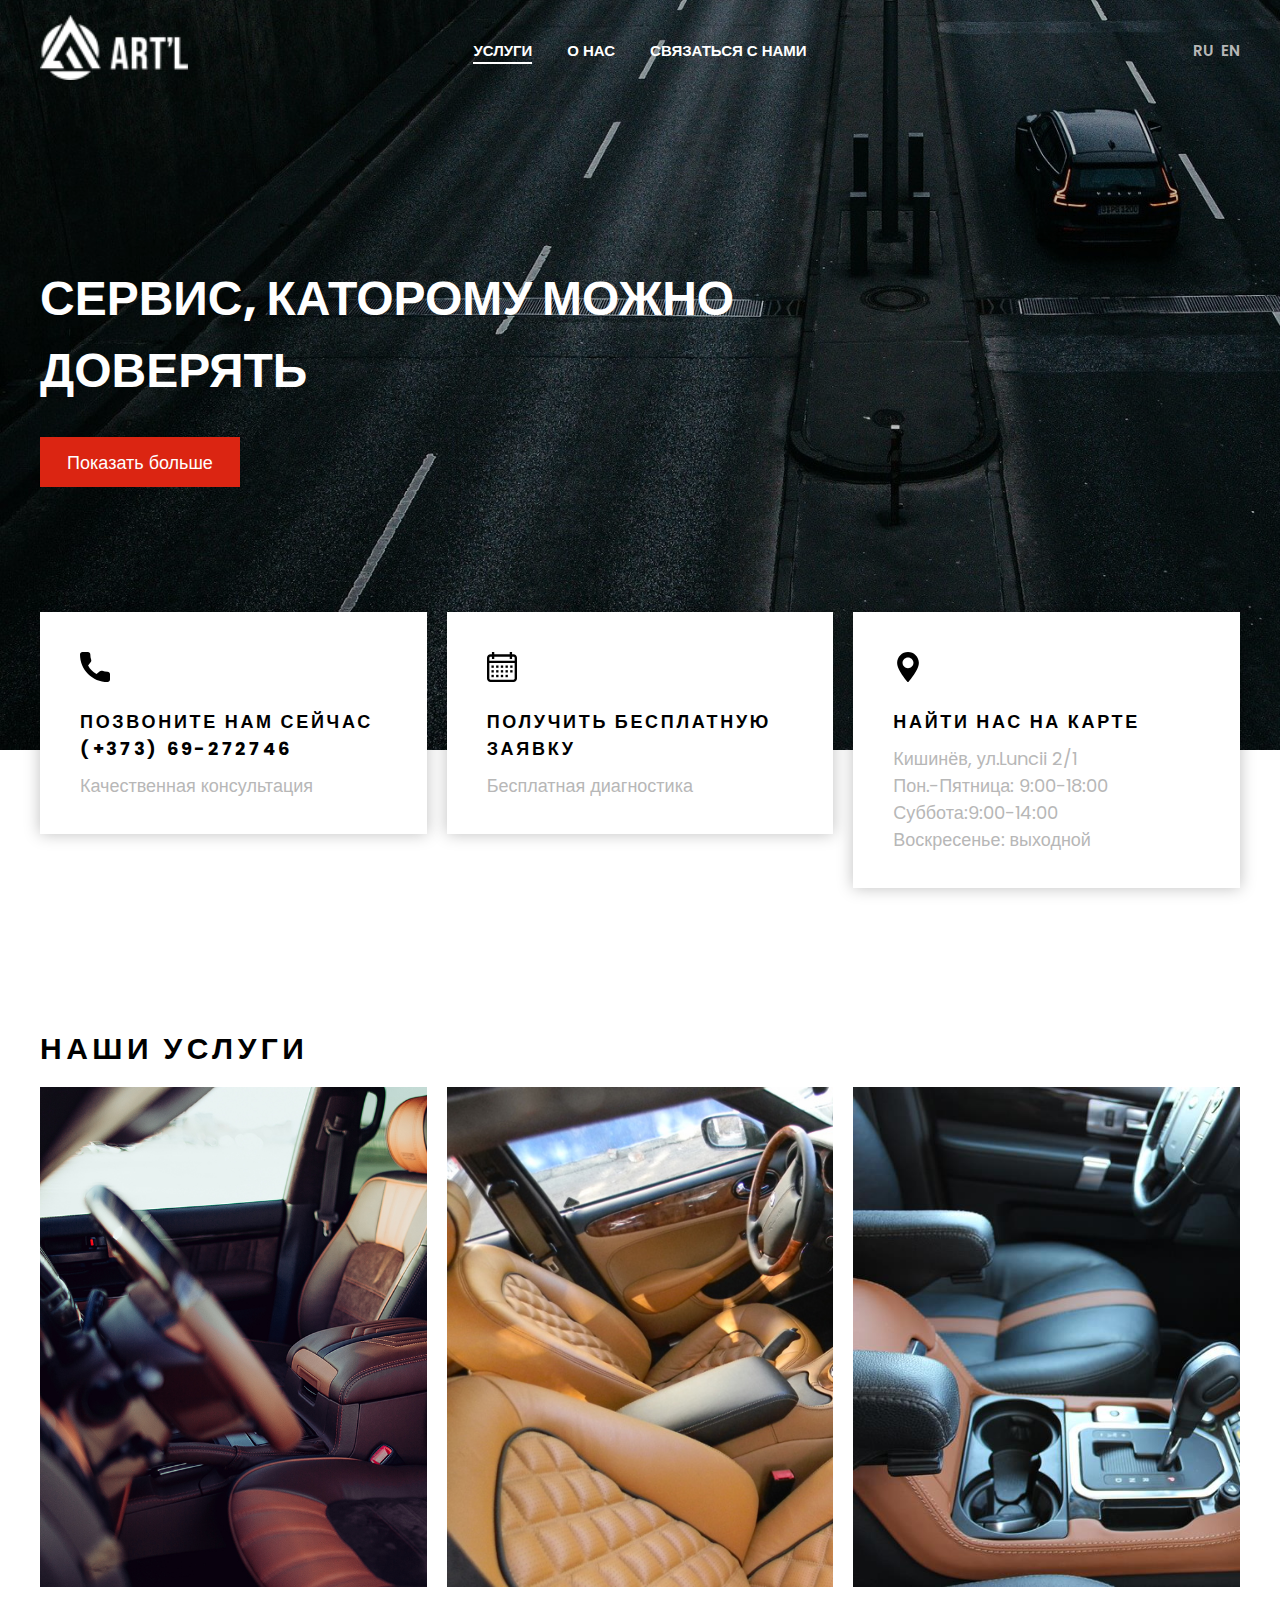
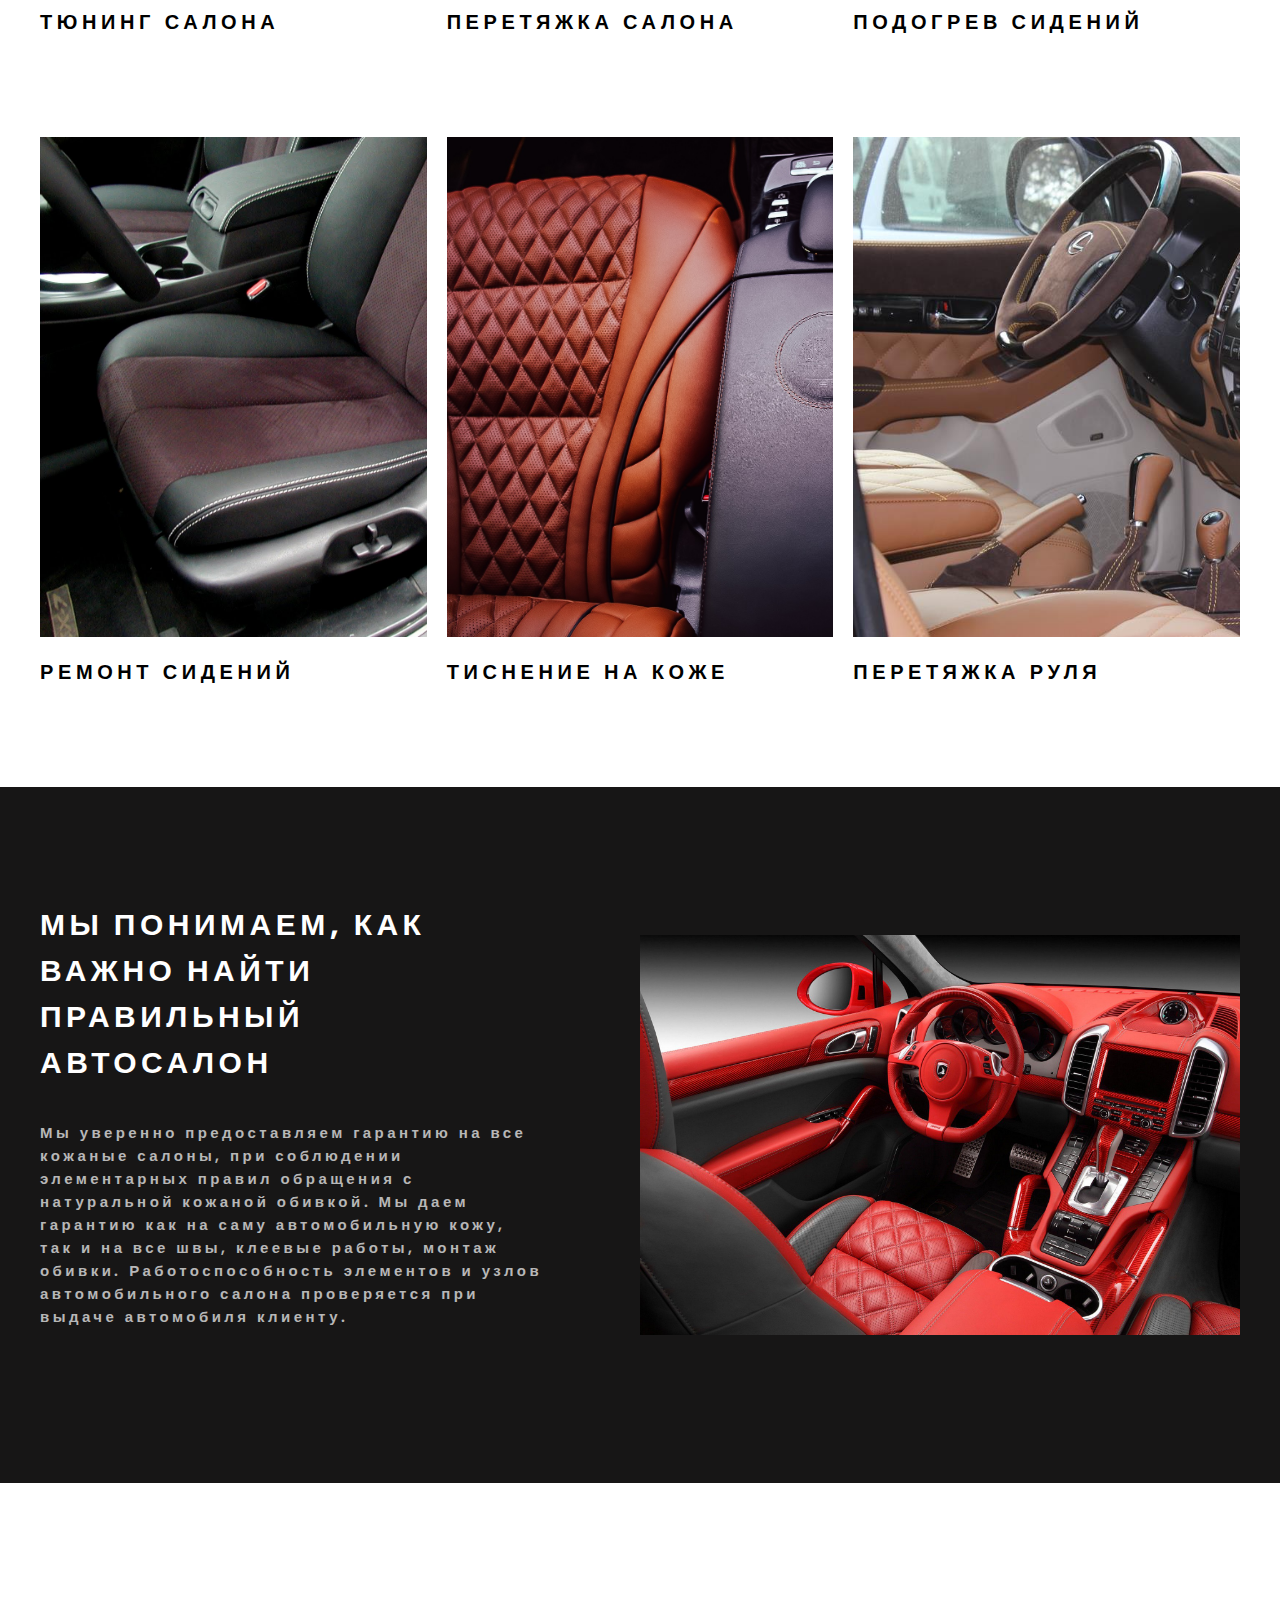
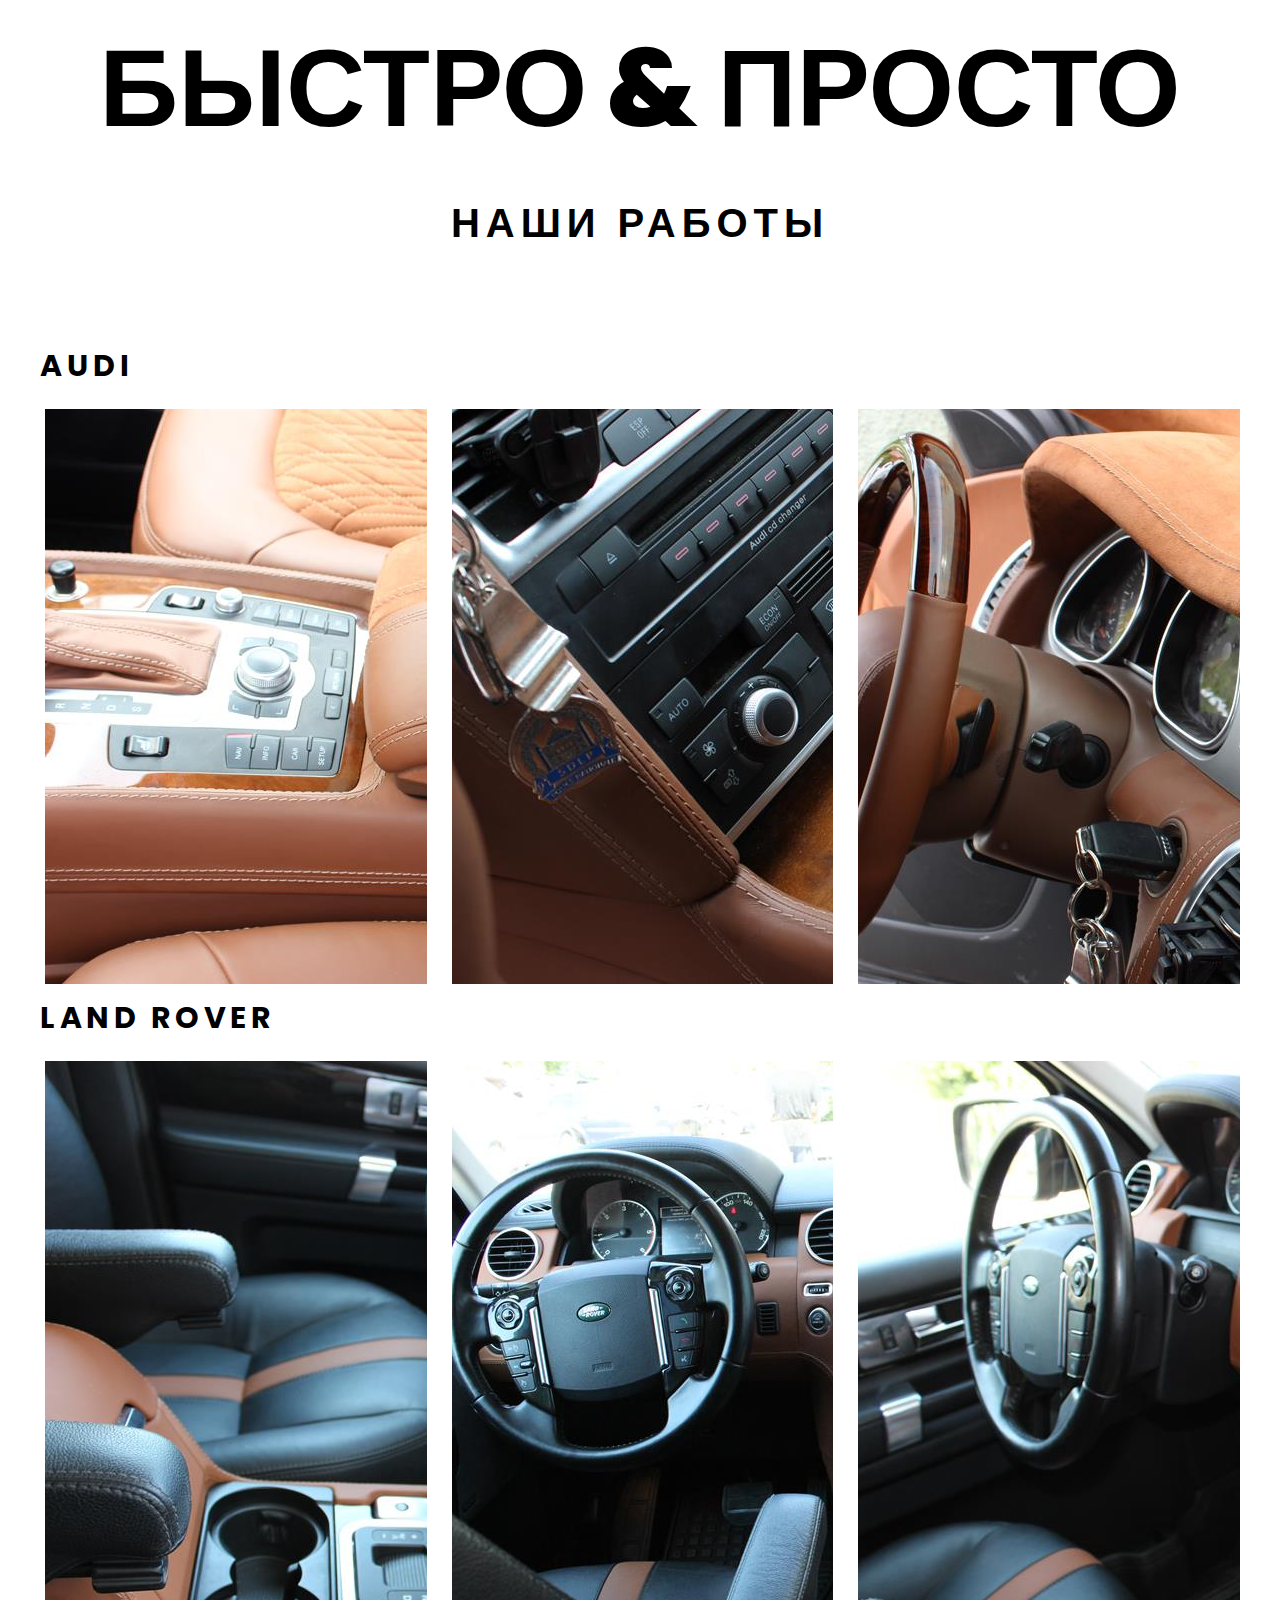
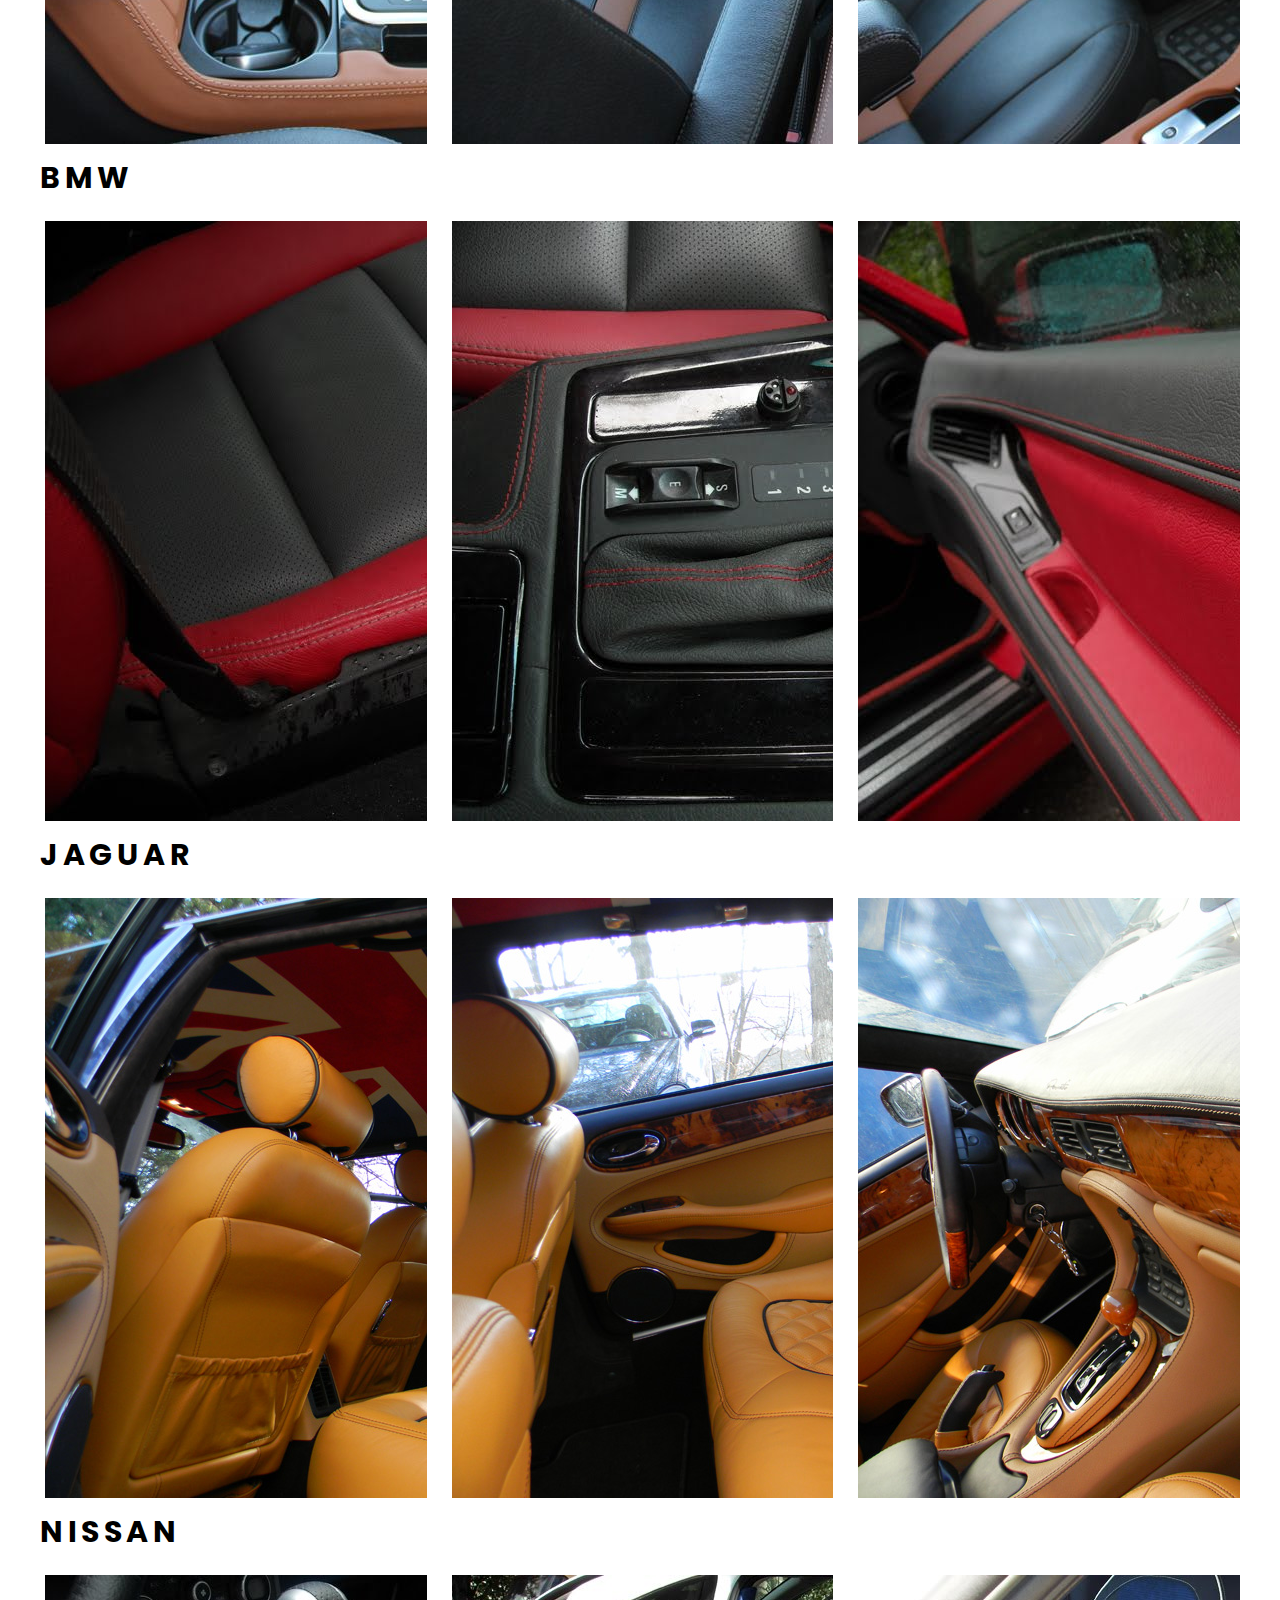
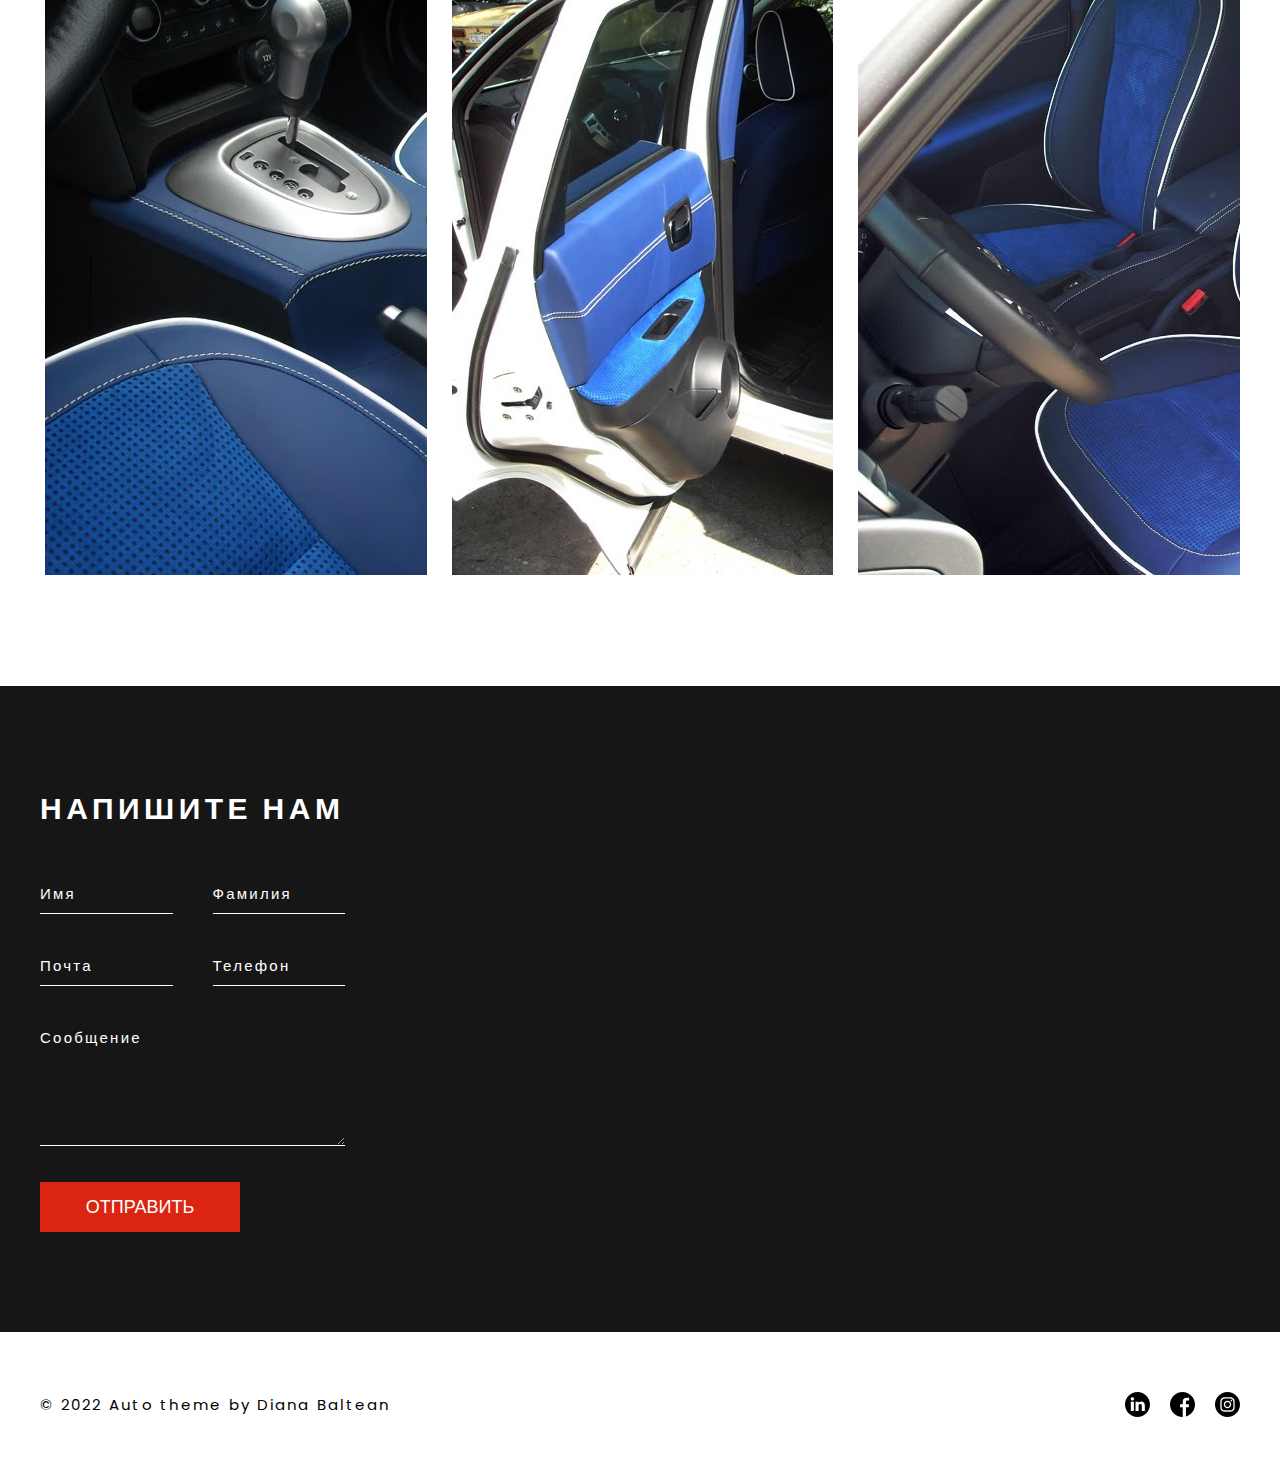
<file: index.html>
<!doctype html>
<html lang="en">

<head>
    <meta charset="UTF-8">
    <meta name="viewport"
        content="width=device-width, user-scalable=no, initial-scale=1.0, maximum-scale=1.0, minimum-scale=1.0">
    <meta http-equiv="X-UA-Compatible" content="ie=edge">
    <title>Car repair</title>
    <link rel="stylesheet" href="css/style.css">
    <link rel="stylesheet" href="css/media.css">
</head>

<body>
    <header class="header">
        <div class="container">
            <div class="header__wrapper">
                <div class="header__block">
                    <a href="index.html" class="header__logo">
                        <img src="img/logo.png" alt="">
                    </a>
                </div>
                <nav class="nav">
                    <a href="#about" class="nav__link active lang" key="about">Услуги</a>
                    <a href="#about_us" class="nav__link lang" key="about_us"> О нас</a>
                    <a href="#mail" class="nav__link lang" key="mail"> Связаться с нами</a>
                </nav>
                <div class="header__block">
                    <div class="header__lng">
                        <a href="#" class="header__lng-link  translate" id="ru">
                            Ru
                        </a>

                        </a>
                        <a href="#" class="header__lng-link translate " id="en">En</a>
                    </div>
                </div>
            </div>
        </div>
    </header>

    <section class="intro" style="background-image:url('img/intro_bg.jpg');">
        <div class="container">
            <div class="intro__content">
                <div class="intro__block">
                    <h1 class="intro__title lang" key="intro__title">
                        СЕРВИС, КАТОРОМУ МОЖНО ДОВЕРЯТЬ
                    </h1>

                    <a href="#section_works" class="btn lang" key="see_more">
                        Показать больше
                    </a>
                </div>
            </div>
        </div>
    </section>
    <section class="info">
        <div class="container">
            <div class="wrapper">
                <div class="block">
                    <div class="info__item">
                        <div class="info__img">
                            <img src="img/phone.svg" alt="">
                        </div>
                        <h4 class="info__title lang" key="call">
                            ПОЗВОНИТЕ НАМ СЕЙЧАС (+373) 69-272746
                        </h4>
                        <p class="info__text lang" key="cons">
                            Качественная консультация
                        </p>
                    </div>
                </div>
                <div class="block">
                    <div class="info__item">
                        <div class="info__img">
                            <img src="img/calendar.svg" alt="">
                        </div>
                        <h4 class="info__title lang" key="ap">
                            ПОЛУЧИТЬ БЕСПЛАТНУЮ ЗАЯВКУ
                        </h4>
                        <p class="info__text lang" key="free">
                            Бесплатная диагностика
                        </p>
                    </div>
                </div>
                <div class="block">
                    <div class="info__item">
                        <div class="info__img">
                            <img src="img/pin.svg" alt="">
                        </div>
                        <h4 class="info__title lang" key="find">
                            НАЙТИ НАС НА КАРТЕ
                        </h4>
                        <p class="info__text lang" key="adress">
                            Кишинёв, ул.Luncii 2/1<br>

                            Пон.-Пятница: 9:00-18:00<br>
                            Суббота:9:00-14:00<br>
                            Воскресенье: выходной
                        </p>
                    </div>
                </div>
            </div>
        </div>
    </section>
    <section class="section">
        <div class="container">
            <h2 class="block__title  lang" key="serv" id="about">
                НАШИ УСЛУГИ
            </h2>
            <div class="wrapper">
                <div class="block">
                    <a class="services__item">
                        <div class="services__content" style="background-image:url('img/1.jpg');">
                            <div class="services__content-item">

                                <p class="services__text lang" key="tt">
                                    Тюнинг салона по эксклюзивному дизайну позволяет полностью изменить интерьер вашего
                                    автомобиля
                                </p>
                            </div>
                        </div>
                        <h3 class="services__title lang" key="tT">
                            ТЮНИНГ САЛОНА
                        </h3>
                    </a>
                </div>
                <div class="block">
                    <a class="services__item">
                        <div class="services__content" style="background-image:url('img/2.jpg');">
                            <div class="services__content-item">

                                <p class="services__text lang" key="t1">
                                    Перетяжка салона может изменить дизайн и добавить в него множество новых полезных
                                    элементов
                                </p>
                            </div>
                        </div>
                        <h3 class="services__title lang" key="t2">
                            ПЕРЕТЯЖКА САЛОНА
                        </h3>
                    </a>
                </div>
                <div class="block">
                    <a class="services__item">
                        <div class="services__content" style="background-image:url('img/3.jpg');">
                            <div class="services__content-item">

                                <p class="services__text lang" key="t3">
                                    Если вы зимой садитесь в автомобиль и сетуете на «леденющее» сидение под вами, то,
                                    безусловно, вам будет полезно знать, что мы можем легко установить подогрев сидений
                                </p>
                            </div>
                        </div>
                        <h3 class="services__title lang" key="t4">
                            ПОДОГРЕВ СИДЕНИЙ
                        </h3>
                    </a>
                </div>
            </div>
            <div class="wrapper">
                <div class="block block_space">
                    <a class="services__item">
                        <div class="services__content" style="background-image:url('img/4.jpg');">
                            <div class="services__content-item">

                                <p class="services__text lang" key="t5">
                                    Сиденья автомобиля страдают от износа в разной степени. Чаще всего требуют ремонта
                                    водительские сиденья
                                </p>
                            </div>
                        </div>
                        <h3 class="services__title lang" id="about_us" key="t6">
                            РЕМОНТ СИДЕНИЙ
                        </h3>
                    </a>
                </div>
                <div class="block block_space">
                    <a class="services__item">
                        <div class="services__content" style="background-image:url('img/5.jpg');">
                            <div class="services__content-item">

                                <p class="services__text lang" key="t7">
                                    По вашему желанию мы можем изготовить любую профессиональную вышивку и тиснение
                                    логотипов ,надписей или рисунков на крое, при перетяжке салона
                                </p>
                            </div>
                        </div>
                        <h3 class="services__title lang" key="t8">
                            ТИСНЕНИЕ НА КОЖЕ
                        </h3>
                    </a>
                </div>
                <div class="block block_space">
                    <a class="services__item">
                        <div class="services__content" style="background-image:url('img/6.jpg');">
                            <div class="services__content-item">

                                <p class="services__text lang" key="t9">
                                    Тот, кто эксплуатирует автомобиль ,обод руля которого обтянут настоящей
                                    высококачественной автомобильной кожей хорошо знает, что удовольствие от управления
                                    авто с «кожаным» рулем намного выше, чем с обычным, пластиковым ободом
                                </p>
                            </div>
                        </div>
                        <h3 class="services__title lang" key="t10">
                            ПЕРЕТЯЖКА РУЛЯ
                        </h3>
                    </a>
                </div>
            </div>
        </div>
    </section>

    <section class="section about">
        <div class="container">
            <div class="about__wrapper">
                <div class="about__block">
                    <h2 class="block__title text-white lang" key="about_block">
                        МЫ ПОНИМАЕМ, КАК ВАЖНО НАЙТИ ПРАВИЛЬНЫЙ АВТОСАЛОН
                    </h2>
                    <p class="about__text lang" key="about_block_content">
                        Мы уверенно предоставляем гарантию на все кожаные салоны, при соблюдении элементарных правил
                        обращения с натуральной кожаной обивкой. Мы даем гарантию как на саму автомобильную кожу, так и
                        на все швы, клеевые работы, монтаж обивки. Работоспособность элементов и узлов автомобильного
                        салона проверяется при выдаче автомобиля клиенту.
                    </p>

                </div>
                <img src="img/about_img.jpg" alt="" class="about__img">
    </section>

    <section class="section process" id="section_works">
        <div class="container">
            <h2 class="process__title lang" key="easy">БЫСТРО & ПРОСТО</h2>
            <h3 class="process__subtitle lang" key="works">наши работы</h3>
            <h2 class="block__title ">
                Audi
            </h2>
            <div class="wrapper">
                <div class="block">

                    <div class="galery">
                        <img class="galery-img" src="img/a1.jpg" alt="">
                    </div>
                </div>
                <div class="block">
                    <div class="galery">
                        <img class="galery-img" src="img/a2.jpg" alt="">
                    </div>
                </div>
                <div class="block">
                    <div class="galery">
                        <img class="galery-img" src="img/a3.jpg" alt="">

                    </div>
                </div>
            </div>
            <h2 class="block__title  ">
                Land rover
            </h2>
            <div class="wrapper">
                <div class="block">

                    <div class="galery">
                        <img class="galery-img" src="img/l1.jpg" alt="">
                    </div>
                </div>
                <div class="block">
                    <div class="galery">
                        <img class="galery-img" src="img/l2.jpg" alt="">
                    </div>
                </div>
                <div class="block">
                    <div class="galery">
                        <img class="galery-img" src="img/l3.jpg" alt="">
                    </div>
                </div>
            </div>
            <h2 class="block__title ">
                Bmw
            </h2>
            <div class="wrapper">
                <div class="block">

                    <div class="galery">
                        <img class="galery-img" src="img/b1.jpg" alt="">
                    </div>
                </div>
                <div class="block">
                    <div class="galery">
                        <img class="galery-img" src="img/b2.jpg" alt="">
                    </div>
                </div>
                <div class="block">
                    <div class="galery">
                        <img class="galery-img" src="img/b3.jpg" alt="">
                    </div>
                </div>
            </div>
            <h2 class="block__title ">
                Jaguar
            </h2>
            <div class="wrapper">
                <div class="block">

                    <div class="galery">
                        <img class="galery-img" src="img/m1.jpg" alt="">
                    </div>
                </div>
                <div class="block">
                    <div class="galery">
                        <img class="galery-img" src="img/m2.jpg" alt="">
                    </div>
                </div>
                <div class="block">
                    <div class="galery">
                        <img class="galery-img" src="img/m3.jpg" alt="">
                    </div>
                </div>
            </div>
            <h2 class="block__title ">
                Nissan
            </h2>
            <div class="wrapper">
                <div class="block">

                    <div class="galery">
                        <img class="galery-img" src="img/t1.jpg" alt="">
                    </div>
                </div>
                <div class="block">
                    <div class="galery">
                        <img class="galery-img" src="img/t2.jpg" alt="">
                    </div>
                </div>
                <div class="block">
                    <div class="galery">
                        <img class="galery-img" src="img/t3.jpg" alt="">
                    </div>
                </div>
            </div>
    </section>

    <section class="contacts">
        <div class="container">
            <div class="about__wrapper">
                <div class="about__block">
                    <h2 class="block__title text-white lang" key="contact" id="mail">
                        НАПИШИТЕ НАМ
                    </h2>
                    <form class="contacts__form  " action="mail.php" method="POST">
                        <div class="form__row">
                            <div class="form__group">
                                <input type="text" class="input" name="user_name" placeholder=" ">
                                <label for="" class="label lang" key="name">
                                    Имя
                                </label>
                            </div>
                            <div class="form__group">
                                <input type="text" class="input" name="user_sname" placeholder=" ">
                                <label for="" class="label lang" key="Sname">
                                    Фамилия
                                </label>
                            </div>
                        </div>
                        <div class="form__row">
                            <div class="form__group">
                                <input type="text" class="input" name="user_email" placeholder=" ">
                                <label for="" class="label lang" key="email">
                                    Почта
                                </label>
                            </div>
                            <div class="form__group">
                                <input type="text" class="input" name="user_phone" placeholder=" ">
                                <label for="" class="label lang" key="phone">
                                    Телефон
                                </label>
                            </div>
                        </div>
                        <div class="form__row">
                            <div class="form__group">
                                <textarea class="textarea" placeholder=" " name="message"></textarea>
                                <label for="" class="label lang" key="mess">
                                    Сообщение
                                </label>
                            </div>
                        </div>
                        <button class="btn text-upper lang" type="submit" key="submit">
                            Отправить
                        </button>
                    </form>

                </div>
                <iframe
                    src="https://www.google.com/maps/embed?pb=!1m14!1m8!1m3!1d10877.441394896732!2d28.8482124!3d47.0331594!3m2!1i1024!2i768!4f13.1!3m3!1m2!1s0x0%3A0x867f2ca309c032ae!2sArt-l%20Atelier%20repara%C8%9Bie%20salon%20auto!5e0!3m2!1sro!2s!4v1664802922926!5m2!1sro!2s"
                    width="600" height="440" bottom="500" style="border:0;" allowfullscreen="" loading="lazy"
                    referrerpolicy="no-referrer-when-downgrade"></iframe>
            </div>
        </div>
    </section>
    <footer class="footer">
        <div class="container">
            <div class="footer__wrapper">
                <p class="copyright">
                    © 2022 Auto theme by Diana Baltean
                </p>
                <div class="footer__soc">
                    <a href="https://www.linkedin.com/feed/" class="footer__soc-link">
                        <img src="img/linkedin.svg" alt="">
                    </a>
                    <a href="https://www.facebook.com/friends" class="footer__soc-link">
                        <img src="img/facebook.svg" alt="">
                    </a>
                    <a href="https://instagram.com" target="_blank" class="footer__soc-link">
                        <img src="img/instagram.svg" alt="">
                    </a>
                </div>
            </div>
        </div>

    </footer>
    <script src="https://ajax.googleapis.com/ajax/libs/jquery/1.11.3/jquery.min.js"></script>

    <script src="javascript/script.js"></script>
</body>

</html>
</file>
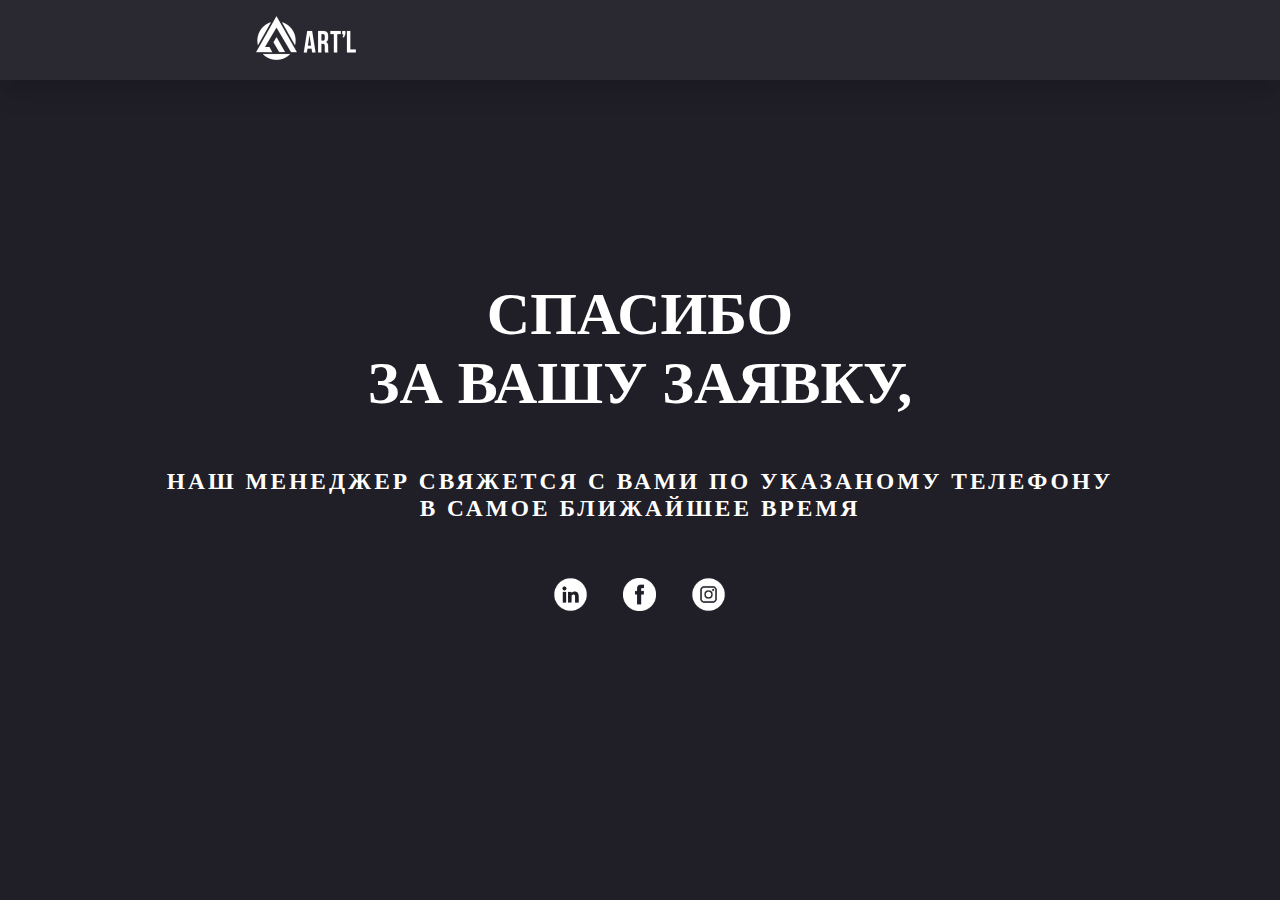
<file: thank-you.html>
<!DOCTYPE html>
<html lang="en">

<head>
    <meta charset="UTF-8">
    <meta http-equiv="X-UA-Compatible" content="IE=edge">
    <meta name="viewport" content="width=device-width, initial-scale=1.0">
    <title>thank-you</title>
</head>

<body>
    <style>
        * {
            box-sizing: border-box;
            margin: 0;
        }

        body {
            background-color: #201E26;
            color: #fff;
            font-family: inherit;
        }

        .container {
            display: flex;
            justify-content: center;
            margin-top: 200px;



        }

        .content {
            display: block;
            text-align: center;
        }

        p {
            font-size: 60px;
            margin-bottom: 5px;
            font-weight: 600;
        }

        .small-text {
            font-size: 20px;
            text-transform: uppercase;
            letter-spacing: 3px;
        }


        .img-l {
            width: 45px;
            height: 45px;
        }

        .img-f {
            width: 33px;
            height: 33px;
            margin-left: 30px;
            margin-right: 30px;
        }

        .img-i {
            width: 45px;
            height: 45px;
        }

        .link {
            display: flex;
            flex-direction: row;
            justify-content: center;
            align-items: center;
            margin-top: 50px;

        }

        .small-text {
            margin-top: 50px;
        }

        .nav {
            display: flex;
            margin-left: 20%;
            align-items: center;
        }

        .header {
            display: flex;
            flex-direction: row;
            width: 100%;
            height: 80px;
            background: #2A2830;
            box-shadow: rgba(0, 0, 0, 0.1) 0px 20px 25px -5px, rgba(0, 0, 0, 0.04) 0px 10px 10px -5px;

        }
    </style>


    <div class="header">
        <nav class="nav">
            <a href="index.html" class="header__logo">
                <img src="img/logo.png" alt="">
            </a>
        </nav>
    </div>

    <div class="container">
        <div class="content">
            <div class="big-text">
                <p>СПАСИБО <br>ЗА ВАШУ ЗАЯВКУ,</p>
            </div>
            <div class="small-text">
                <h3>Наш менеджер свяжется с вами по указаному телефону<br> в самое ближайшее время</h3>
            </div>
            <div class="link">
                <a href="https://www.linkedin.com/feed/">
                    <img src="img/link11111.png" alt="" class="img-l">
                </a>
                <a href="https://www.facebook.com/friends">
                    <img src="img/facebook1111.png" alt="" class="img-f">
                </a>
                <a href="https://instagram.com" target="_blank">
                    <img src="img/instagram11111.png" alt="" class="img-i">
                </a>
            </div>
        </div>
    </div>
</body>

</html>
</file>
<file: css/style.css>
@import url('https://fonts.googleapis.com/css2?family=Poppins:wght@400;500;600;700;900&display=swap');

*,
*:before,
*:after {
    box-sizing: border-box;
}

body {
    margin: 0;
    font-family: 'Poppins', sans-serif;
    font-size: 15px;
}

h1,
h2,
h3,
h4,
h5,
h6 {
    margin: 0;
}

p {
    margin: 0 0 5px;
}

.container {
    max-width: 1230px;
    width: 100%;
    padding: 0 15px;
    margin: 0 auto;

}



.wrapper_contacts {
    display: flex;
    align-items: center;
    max-width: 0 -10px;

}



.btn {
    min-width: 200px;
    height: 50px;
    padding: 0 15px;
    display: inline-flex;
    align-items: center;
    justify-content: center;
    color: white;
    text-decoration: none;
    font-size: 18px;
    font-weight: 500;
    background-color: #DB2512;
    transition: background-color .2s ease;
    cursor: pointer;
    outline: 0;
    border: 0;
}

.btn:hover {
    background-color: #b2190b;
}

.header {
    width: 100%;
    position: absolute;
    top: 0;
    left: 0;
    z-index: 3;
}

.header__wrapper {
    height: 100px;
    display: flex;
    align-items: center;
    justify-content: space-between;
}

.header__block {
    width: 20%;
}

.header__logo {
    display: inline-block;
}

.header__logo img {
    height: 65px;
}

.nav {
    display: flex;
}

.nav__link {
    margin-right: 35px;

    color: white;
    text-transform: uppercase;
    text-decoration: none;
    font-weight: 600;
    position: relative;
}

.nav__link:after {
    width: 100%;
    height: 2px;
    background-color: #fff;
    position: absolute;
    top: 100%;
    left: 0;
    content: '';
    opacity: 0;
    transition: opacity .2s ease;
}

.nav__link:last-child {
    margin-right: 0;
}

.nav__link:hover:after {
    opacity: 1;
}

.nav__link.active:after {
    opacity: 1;
}

.header__lng {
    display: flex;
    justify-content: flex-end;
}

.header__lng-link {
    margin-right: 8px;

    font-weight: 600;
    color: #B7B7B7;
    text-transform: uppercase;
    text-decoration: none;
    transition: color .2s ease;
}

.header__lng-link:last-child {
    margin-right: 0;
}

.header__lng-link:hover {
    color: #fff;
}

.header__lng-link.active {
    color: #fff;
}

.intro {
    background-repeat: no-repeat;
    background-size: cover;
    position: relative;
}

.intro:after {
    width: 100%;
    height: 100%;

    position: absolute;
    top: 0;
    left: 0;

    background-color: #000;
    opacity: .2;
    content: '';

}




.intro__content {
    height: 750px;
    display: flex;
    align-items: center;
    position: relative;
    z-index: 2;
}



.intro__title {
    max-width: 790px;
    margin-bottom: 30px;
    font-size: 48px;
    font-weight: 700;
    color: white;
    line-height: 1.5;
    text-transform: uppercase;
}



.section {
    margin-bottom: 100px;
}

.section.process {
    padding-top: 50px;
}



.info {
    transform: translateY(-50%);
}

.info__item {
    background-color: #fff;
    box-shadow: 0 0 15px rgba(0, 0, 0, 0.25);
    padding: 40px 40px 30px;
}

.info__img {
    margin-bottom: 20px;
}

.info__img img {
    height: 30px;
}

.info__title {
    margin-bottom: 10px;
    font-size: 18px;
    letter-spacing: 0.15em;
    text-transform: uppercase;
}

.info__text {
    font-size: 18px;
    color: #B7B7B7;
}


.block__title {
    margin-bottom: 15px;
    font-size: 30px;
    letter-spacing: 0.15em;
    text-transform: uppercase;
}

.block__title.text-white {
    color: #fff;
}

.block__contact_us {
    margin-bottom: 30px;
    font-size: 30px;
    letter-spacing: 0.15em;
    text-transform: uppercase;
    color: #fff;
}



.block__link {
    margin-bottom: 60px;
    display: inline-block;
    letter-spacing: 0.15em;
    color: #000;
    text-transform: uppercase;
}

.block__link:hover {
    text-decoration: none;
}

.wrapper {
    display: flex;
    margin: 0 -10px;

}


.block {
    width: 33.33%;
    padding: 0 10px;

}

.block_space {
    margin-top: 100px;

}

.text-upper {
    text-transform: uppercase;
}



.services__item {
    text-decoration: none;
}

.services__item:hover .services__content-item {
    opacity: 1;
}

.services__item:hover .services__content:after {
    opacity: .7;
}

.services__content {
    height: 500px;
    margin-bottom: 20px;
    background-repeat: no-repeat;
    background-size: cover;
    position: relative;
}

.services__content:after {
    width: 100%;
    height: 100%;
    background-color: #000;
    opacity: 0;
    position: absolute;
    top: 0;
    left: 0;
    content: '';
    transition: opacity .2s ease;
}

.services__content-item {
    position: absolute;
    top: 0;
    left: 0;
    width: 100%;
    height: 100%;
    opacity: 0;
    z-index: 2;
    transition: opacity .2s ease;
}

.services__img {
    width: 100px;
    height: 100px;
    border-radius: 50%;
    display: flex;
    align-items: center;
    justify-content: center;

    background-color: #DB2512;
    position: absolute;
    top: 50%;
    left: 50%;
    transform: translate(-50%, -50%);
}

.services__title {
    font-size: 20px;
    font-weight: 600;
    letter-spacing: 0.23em;
    color: #000;
    text-transform: uppercase;
}

.services__text {
    max-width: 270px;
    font-size: 18px;
    font-weight: 600;
    color: #fff;
    letter-spacing: 0.23em;
    position: absolute;
    left: 30px;
    bottom: 20px;
    text-transform: uppercase;
}


.about {
    padding: 115px 0;
    background-color: #171616;
}

.about__wrapper {
    display: flex;
    align-items: center;
    justify-content: space-between;
}

.about__block {
    max-width: 505px;
}

.about__text {
    margin: 35px 0 40px;
    font-weight: 600;
    color: #B7B7B7;
    letter-spacing: 0.23em;
}

.about__link {
    color: #fff;
    font-size: 18px;
    font-weight: 500;
    letter-spacing: 0.15em;
    text-transform: uppercase;
}

.about__link:hover {
    text-decoration: none;
}

.about__img {
    height: 400px;
    width: 600px;

}

.process__title {
    margin-bottom: 50px;
    font-size: 110px;
    font-weight: 900;
    text-transform: uppercase;
    text-align: center;
    line-height: 1;
}

.process__subtitle {
    margin-bottom: 90px;
    font-size: 40px;
    font-weight: 600;
    text-transform: uppercase;
    letter-spacing: 0.15em;
    text-align: center;
}

.process__item {
    padding: 5px 5px 5px;
    height: 100%;
    min-height: 150px;
    background: #FFFFFF;
    box-shadow: 0 0 15px rgba(0, 0, 0, 0.25);
}

.contacts {
    padding: 100px 0;
    background-color: #171616;
}

.contacts .block__title {
    margin-bottom: 40px;
}

.contacts__form {
    max-width: 440px;
    margin-right: 200px;


}


.galery {
    width: 100%;
    height: 100%;
    overflow: hidden;
    padding: 5px;
    background-size: cover;
}

.galery-img {
    transition: transform 0.25s;
}

.galery:hover .galery-img {
    transform: scale(1.1);
}



.form__row {
    margin: 0 -20px;
    display: flex;
}

.form__group {
    margin-bottom: 30px;
    padding: 0 20px;
    flex: 1;
    position: relative;
}

.input {
    width: 100%;
    padding: 9px 0;
    outline: 0;
    border: 0;
    color: #fff;
    font-family: inherit;
    font-size: 15px;
    border-bottom: 1px solid #fff;
    background-color: transparent;
}

.input:focus+.label {
    transform: translateY(-15px);
    font-size: 12px;
}

.input:not(:placeholder-shown)+.label {
    transform: translateY(-15px);
    font-size: 12px;
}

.label {
    letter-spacing: 0.15em;
    color: #fff;
    position: absolute;
    top: 10px;
    left: 20px;
    pointer-events: none;
    transition: all .2s ease;
}

.textarea {
    min-height: 130px;
    width: 100%;
    padding: 9px 0;
    resize: vertical;
    outline: 0;
    border: 0;
    color: #fff;
    font-family: inherit;
    font-size: 15px;
    border-bottom: 1px solid #fff;
    background-color: transparent;
}

.textarea:focus+.label {
    transform: translateY(-15px);
    font-size: 12px;
}

.textarea:not(:placeholder-shown)+.label {
    transform: translateY(-15px);
    font-size: 12px;
}


.footer__wrapper {
    height: 150px;
    display: flex;
    align-items: center;
    justify-content: space-between;
}

.copyright {
    letter-spacing: 0.15em;
}

.footer__soc {
    display: flex;
}

.footer__soc-link {
    margin-right: 20px;
    text-decoration: none;
}

.footer__soc-link:last-child {
    margin-right: 0;
}

.footer__soc-link img {
    height: 25px;
}
</file>
<file: css/media.css>
@media (max-width: 1260px) {
    .info__item {
        padding: 30px;
    }

    .info__title {
        font-size: 16px;
    }

    .info__text {
        font-size: 14px;
    }
}

@media (max-width: 1080px) {
    .info__title {
        letter-spacing: unset;
    }

    .about__block {
        padding-right: 30px;
    }

    .services__content {
        height: 400px;
    }
}

@media (max-width: 992px) {

    .section {
        margin-bottom: 30px;
    }

    .header__logo img {
        height: 55px;
    }

    .intro__content {
        height: 530px;
        justify-content: center;
    }

    .intro__block {
        text-align: center;
    }

    .intro__title {
        font-size: 34px;
    }

    .info__item {
        padding: 20px;
    }

    .services__content {
        height: 300px;
    }

    .services__content-item {
        display: none;
    }

    .services__content:after {
        display: none;
    }

    .about {
        padding: 30px 0;
    }

    .contacts {
        padding: 30px 0;
    }

    .about__wrapper {
        flex-direction: column;
    }

    .about__block {
        padding-right: 0;
        margin-bottom: 30px;
    }

    .about__img {
        height: auto;
        max-width: 100%;
    }

    .about__text {
        margin: 20px 0 30px;
        text-align: justify;
    }

    .about__link {
        font-size: 14px;
    }

    .section.process {
        padding-top: 0;
    }

    .process__title {
        margin-bottom: 10px;
        font-size: 100px;
    }

    .process__subtitle {
        margin-bottom: 30px;
    }

    .process__item {
        text-align: center;
        min-height: auto;
        padding: 20px 20px 12px;
    }

}

@media (max-width: 850px) {
    .info {
        transform: translateY(-75px);
        margin-bottom: -40px;
    }

    .wrapper {
        flex-wrap: wrap;
    }

    .block {
        width: 100%;
        margin-bottom: 20px;
    }

    .block__title {
        text-align: center;
    }


    .info__item {
        text-align: center;
    }

    .block__link {
        display: flex;
        justify-content: center;
    }

    .services__content {
        height: 450px;
        background-position: center;
    }

    .contacts__form {
        margin: 0 auto;
    }
}

@media (max-width: 768px) {
    .nav {
        display: none;
    }
}


@media (max-width: 560px) {
    .header__logo img {
        height: 45px;
    }

    .services__content {
        height: 300px;
    }

    .process__title {
        font-size: 72px;
    }

    .process__subtitle {
        font-size: 25px;
    }

    .footer__wrapper {
        height: auto;
        padding: 30px 0;
        flex-direction: column;
    }

    .copyright {
        margin-bottom: 20px;
    }

    .form__row {
        margin: 0 -10px;
        flex-direction: column;
    }

    .form__group {
        padding: 0 10px;
    }
}


@media (max-width: 460px) {
    .intro__title {
        font-size: 26px;
    }

    .block__title {
        font-size: 24px;
    }

    .process__title {
        font-size: 40px;
    }

    .process__subtitle {
        font-size: 18px;
    }

    .copyright {
        text-align: center;
    }
}
</file>
